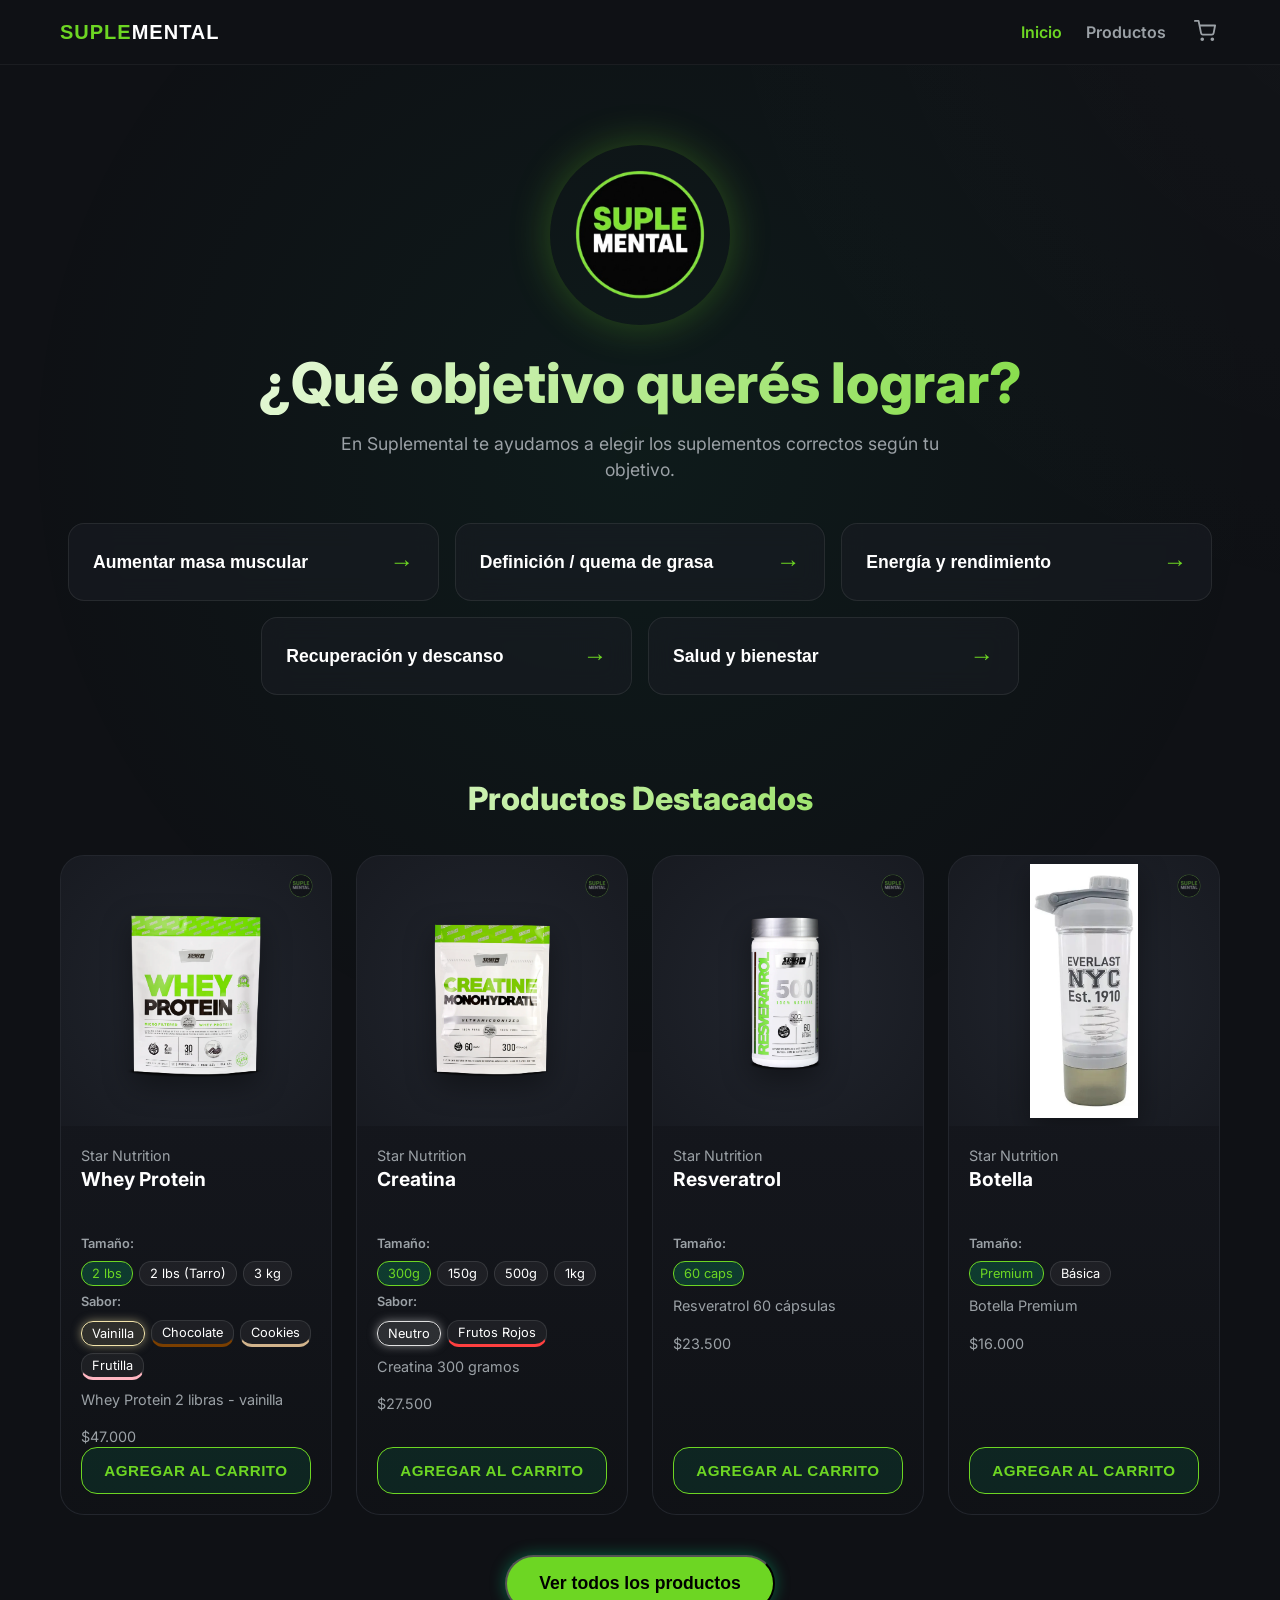
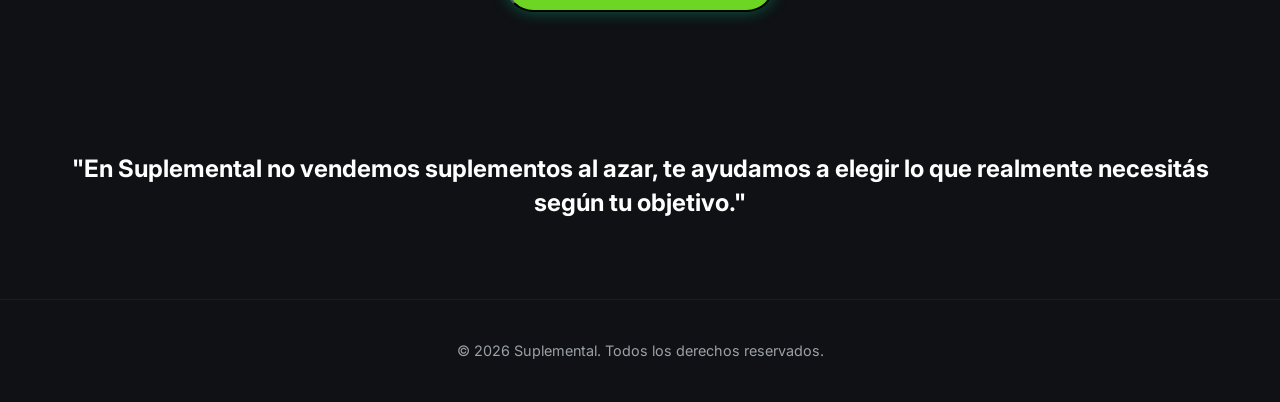
<file: suplemental-landing/index.html>
<!DOCTYPE html>
<html lang="es">
<head>
    <meta charset="UTF-8">
    <meta name="viewport" content="width=device-width, initial-scale=1.0, maximum-scale=1.0, user-scalable=no">
    <meta name="description" content="Suplemental te ayuda a elegir los suplementos correctos según tu objetivo personal.">
    <title>Suplemental | Alcanza tu Objetivo</title>
    <link href="https://fonts.googleapis.com/css2?family=Inter:wght@400;500;700;800&display=swap" rel="stylesheet">
    <link rel="stylesheet" href="css/main.css">
</head>
<body>
    
    <nav class="navbar">
        <div class="container nav-container">
            <button id="logo-home-btn" class="logo" aria-label="Ir al inicio"><span class="logo-suple">SUPLE</span><span class="logo-mental">MENTAL</span></button>
            <ul class="nav-links">
                <li><a href="#" id="link-home" class="active">Inicio</a></li>
                <li><a href="#" id="link-products">Productos</a></li>
                <li>
                    <button id="cart-toggle-btn" class="cart-btn" aria-label="Abrir carrito">
                        <svg xmlns="http://www.w3.org/2000/svg" width="22" height="22" viewBox="0 0 24 24" fill="none" stroke="currentColor" stroke-width="2" stroke-linecap="round" stroke-linejoin="round" class="cart-icon"><circle cx="9" cy="21" r="1"></circle><circle cx="20" cy="21" r="1"></circle><path d="M1 1h4l2.68 13.39a2 2 0 0 0 2 1.61h9.72a2 2 0 0 0 2-1.61L23 6H6"></path></svg>
                        <span id="cart-badge" class="cart-badge" style="display: none;">0</span>
                    </button>
                </li>
            </ul>
        </div>
    </nav>

    <main id="app-container">
        
        <!-- HOME VIEW -->
        <section id="view-home" class="view active">
            
            <header class="hero">
                <div class="container">
                    <div class="hero-logo-wrapper">
                        <img src="img/Logos/logo sup.webp" alt="Suplemental Logo" class="hero-logo">
                    </div>
                    <h1 class="hero-title">¿Qué objetivo querés lograr?</h1>
                    <p class="hero-subtitle">En Suplemental te ayudamos a elegir los suplementos correctos según tu objetivo.</p>
                </div>
            </header>

            <section class="objectives-section">
                <div class="container">
                    <div class="objectives-grid">
                        <button class="card-objective" data-target="masa">
                            <div class="card-content">
                                <h3>Aumentar masa muscular</h3>
                                <div class="card-arrow">→</div>
                            </div>
                        </button>
                        <button class="card-objective" data-target="definicion">
                            <div class="card-content">
                                <h3>Definición / quema de grasa</h3>
                                <div class="card-arrow">→</div>
                            </div>
                        </button>
                        <button class="card-objective" data-target="energia">
                            <div class="card-content">
                                <h3>Energía y rendimiento</h3>
                                <div class="card-arrow">→</div>
                            </div>
                        </button>
                        <button class="card-objective" data-target="recuperacion">
                            <div class="card-content">
                                <h3>Recuperación y descanso</h3>
                                <div class="card-arrow">→</div>
                            </div>
                        </button>
                        <button class="card-objective" data-target="salud">
                            <div class="card-content">
                                <h3>Salud y bienestar</h3>
                                <div class="card-arrow">→</div>
                            </div>
                        </button>
                    </div>
                </div>
            </section>

            <!-- Premium Product Showcase -->
            <section class="products-showcase">
                <div class="container">
                    <h2 class="showcase-title">Productos Destacados</h2>
                    <div class="products-grid">
                        <div class="product-card">
                            <div class="product-img-wrapper">
                                <img src="img/todas/A012.webp" alt="Whey Protein 7900 Vainilla">
                            </div>
                            <div class="product-info">
                                <h3>Whey Protein 7900</h3>
                                <p>Proteína de suero ideal para recuperación y masa muscular.</p>
                            </div>
                        </div>
                        <div class="product-card">
                            <div class="product-img-wrapper">
                                <img src="img/todas/A001.webp" alt="Creatina Monohidratada">
                            </div>
                            <div class="product-info">
                                <h3>Creatina Pura</h3>
                                <p>Aumenta tu fuerza, potencia y rendimiento en cada entrenamiento.</p>
                            </div>
                        </div>
                        <div class="product-card">
                            <div class="product-img-wrapper">
                                <img src="img/todas/A027.webp" alt="Resveratrol 500">
                            </div>
                            <div class="product-info">
                                <h3>Resveratrol 500</h3>
                                <p>Antioxidante premium para soporte y bienestar general diario.</p>
                            </div>
                        </div>
                        <div class="product-card">
                            <div class="product-img-wrapper">
                                <img src="img/Accesorios/A029(1).webp" alt="Botella Premium">
                            </div>
                            <div class="product-info">
                                <h3>Botella Premium</h3>
                                <p>La compañía perfecta y resistente para tu hidratación diaria.</p>
                            </div>
                        </div>
                    </div>
                    
                    <div style="text-align: center; margin-top: 40px;">
                        <button id="btn-view-all" class="btn-cta" style="animation: none;">Ver todos los productos</button>
                    </div>
                </div>
            </section>

            <!-- Brand Concept -->
            <section class="concept-section">
                <div class="container">
                    <h2 class="concept-message">"En Suplemental no vendemos suplementos al azar, te ayudamos a elegir lo que realmente necesitás según tu objetivo."</h2>
                </div>
            </section>

        </section>

        <!-- DYNAMIC OBJECTIVE VIEW -->
        <section id="view-objective" class="view">
            <div class="container">
                <button class="btn-back" id="btn-back">
                    <span class="icon">←</span> Volver a objetivos
                </button>
                
                <div id="objective-dynamic-content" class="objective-content">
                    <!-- Javascript will inject the content here -->
                </div>
            </div>
        </section>

        <!-- PRODUCTS VIEW -->
        <section id="view-products" class="view">
            <div class="container">
                <header class="products-header">
                    <h2>Catálogo de Productos</h2>
                    <p>Encuentra todo lo que necesitas para tu entrenamiento</p>
                </header>

                <div class="filters-container">
                    <p class="filters-hint">¿Buscás algo en particular? Filtrá por marca o categoría.</p>

                    <div class="dropdowns-row">
                        <!-- Brand Dropdown -->
                        <div class="custom-dropdown" id="brand-dropdown">
                            <button class="dropdown-toggle" id="brand-toggle">
                                <span class="dropdown-label">Marca</span>
                                <span class="dropdown-value" id="brand-value">Todas</span>
                                <span class="dropdown-arrow">▾</span>
                            </button>
                            <div class="dropdown-menu" id="brand-menu">
                                <button class="dropdown-item active" data-filter="all" data-group="brand"><span>Todas</span></button>
                                <button class="dropdown-item" data-filter="Star Nutrition" data-group="brand">
                                    <img src="img/Logos/logo-STARNUTRITION.webp" alt="Star Nutrition" class="brand-logo-img">
                                </button>
                                <button class="dropdown-item" data-filter="Body Advance" data-group="brand">
                                    <img src="img/Logos/body-advance-logo.png" alt="Body Advance" class="brand-logo-img">
                                </button>
                            </div>
                        </div>

                        <!-- Category Dropdown -->
                        <div class="custom-dropdown" id="category-dropdown">
                            <button class="dropdown-toggle" id="category-toggle">
                                <span class="dropdown-label">Categoría</span>
                                <span class="dropdown-value" id="category-value">Todas</span>
                                <span class="dropdown-arrow">▾</span>
                            </button>
                            <div class="dropdown-menu" id="category-menu">
                                <button class="dropdown-item active" data-filter="all" data-group="category"><span>Todas</span></button>
                                <button class="dropdown-item" data-filter="proteina" data-group="category"><span>💪 Proteínas</span></button>
                                <button class="dropdown-item" data-filter="creatina" data-group="category"><span>🔬 Creatinas</span></button>
                                <button class="dropdown-item" data-filter="aminoacidos" data-group="category"><span>🔗 Aminoácidos</span></button>
                                <button class="dropdown-item" data-filter="energia" data-group="category"><span>⚡ Energía / Pre-entreno</span></button>
                                <button class="dropdown-item" data-filter="salud" data-group="category"><span>🫀 Salud / Bienestar</span></button>
                                <button class="dropdown-item" data-filter="accesorios" data-group="category"><span>🎽 Accesorios</span></button>
                            </div>
                        </div>
                    </div>

                    <!-- Hidden filter buttons for JS compatibility -->
                    <div id="brand-filters" style="display:none">
                        <button class="filter-btn active" data-filter="all"></button>
                        <button class="filter-btn" data-filter="Star Nutrition"></button>
                        <button class="filter-btn" data-filter="Body Advance"></button>
                    </div>
                    <div id="category-filters" style="display:none">
                        <button class="filter-btn active" data-filter="all"></button>
                        <button class="filter-btn" data-filter="proteina"></button>
                        <button class="filter-btn" data-filter="creatina"></button>
                        <button class="filter-btn" data-filter="aminoacidos"></button>
                        <button class="filter-btn" data-filter="energia"></button>
                        <button class="filter-btn" data-filter="salud"></button>
                        <button class="filter-btn" data-filter="accesorios"></button>
                    </div>
                </div>

                <!-- Products Grid -->
                <div id="catalog-grid" class="products-grid catalog-mode">
                    <!-- Javascript will inject the product cards here -->
                </div>
            </div>
        </section>

    </main>

    <!-- SHOPPING CART DRAWER -->
    <div id="cart-overlay" class="cart-overlay"></div>
    <aside id="cart-drawer" class="cart-drawer">
        <div class="cart-header">
            <h2>Tu Carrito</h2>
            <button id="close-cart-btn" class="close-cart-btn" aria-label="Cerrar carrito">&times;</button>
        </div>
        
        <div id="cart-items-container" class="cart-items">
            <!-- Items injected by JS -->
            <div class="cart-empty">
                <p>Tu carrito está vacío.</p>
                <button class="btn-cta btn-small" id="btn-start-shopping">Ver productos</button>
            </div>
        </div>

        <div class="cart-footer">
            <div class="cart-summary">
                <span>Total estimado:</span>
                <span id="cart-total" class="cart-total-price">$0</span>
            </div>
            <button id="btn-checkout" class="btn-checkout" disabled>
                <svg xmlns="http://www.w3.org/2000/svg" width="20" height="20" viewBox="0 0 24 24" fill="none" stroke="currentColor" stroke-width="2" stroke-linecap="round" stroke-linejoin="round" style="margin-right: 8px;"><path d="M22 16.92v3a2 2 0 0 1-2.18 2 19.79 19.79 0 0 1-8.63-3.07 19.5 19.5 0 0 1-6-6 19.79 19.79 0 0 1-3.07-8.67A2 2 0 0 1 4.11 2h3a2 2 0 0 1 2 1.72 12.84 12.84 0 0 0 .7 2.81 2 2 0 0 1-.45 2.11L8.09 9.91a16 16 0 0 0 6 6l1.27-1.27a2 2 0 0 1 2.11-.45 12.84 12.84 0 0 0 2.81.7A2 2 0 0 1 22 16.92z"></path></svg>
                Comprar por WhatsApp
            </button>
        </div>
    </aside>

    <footer class="footer">
        <div class="container">
            <p>&copy; 2026 Suplemental. Todos los derechos reservados.</p>
        </div>
    </footer>

    <script src="js/data.js"></script>
    <script src="js/app.js"></script>
</body>
</html>
</file>
<file: suplemental-landing/css/main.css>
/* ==========================================================================
   CSS Variables & Settings
   ========================================================================== */
:root {
  /* Colors - Premium Dark Theme with Vibrant Accents */
  --bg-dark: #0f1115;
  --bg-surface: #1a1d24;
  --bg-surface-hover: #232730;
  
  --primary-accent: #6dd623;   /* Suplemental logo lime green */
  --primary-hover: #7ee62e;
  
  --text-main: #ffffff;
  --text-secondary: #9ba1a6;
  
  /* Typography */
  --font-family: 'Inter', system-ui, -apple-system, sans-serif;
  
  /* Layout & Spacing */
  --radius-sm: 8px;
  --radius-md: 16px;
  --radius-lg: 24px;
  --transition-speed: 0.3s;
}

/* ==========================================================================
   Reset & Base
   ========================================================================== */
* {
  margin: 0;
  padding: 0;
  box-sizing: border-box;
  -webkit-tap-highlight-color: transparent; /* Remove blue highlight on mobile */
}

html {
  scroll-behavior: smooth;
}

body {
  font-family: var(--font-family);
  background-color: var(--bg-dark);
  color: var(--text-main);
  line-height: 1.5;
  overflow-x: hidden;
  position: relative;
}

body::before {
  content: '';
  position: fixed;
  top: -50%;
  left: -50%;
  width: 200%;
  height: 200%;
  background: radial-gradient(circle at 50% 50%, rgba(0, 208, 132, 0.05) 0%, transparent 40%),
              radial-gradient(circle at 80% 20%, rgba(255, 255, 255, 0.02) 0%, transparent 30%);
  z-index: -1;
  pointer-events: none;
  animation: bgPulse 15s ease-in-out infinite alternate;
}

@keyframes bgPulse {
  0% { transform: scale(1) translateY(0); }
  100% { transform: scale(1.1) translateY(-2%); }
}

.container {
  width: 100%;
  max-width: 1200px;
  margin: 0 auto;
  padding: 0 20px;
}

.navbar {
  padding: 20px 0;
  top: 0;
  z-index: 100;
  background-color: var(--bg-dark);
  border-bottom: 1px solid rgba(255, 255, 255, 0.05);
  position: sticky;
}

.nav-container {
  display: flex;
  justify-content: space-between;
  align-items: center;
}

.logo {
  display: flex;
  align-items: center;
  font-size: 1.25rem;
  font-weight: 800;
  letter-spacing: 1px;
  cursor: pointer;
  background: none;
  border: none;
  padding: 0;
}

.logo-suple {
  color: var(--primary-accent);
}

.logo-mental {
  color: var(--text-main);
}

.logo-img {
  height: 44px;
  width: auto;
  display: block;
}

/* Hero Logo */
.hero-logo-wrapper {
  display: flex;
  justify-content: center;
  margin-bottom: 28px;
}

.hero-logo {
  width: 180px;
  height: 180px;
  border-radius: 50%;
  object-fit: cover;
  box-shadow: 0 0 40px rgba(109, 214, 35, 0.3);
}

.nav-links {
  list-style: none;
  display: flex;
  gap: 24px;
}

.nav-links a {
  color: var(--text-secondary);
  text-decoration: none;
  font-weight: 600;
  font-size: 1rem;
  transition: color var(--transition-speed);
}

.nav-links a:hover,
.nav-links a.active {
  color: var(--primary-accent);
}

/* ==========================================================================
   View Management (SPA logic)
   ========================================================================== */
.view {
  display: none;
  opacity: 0;
  transition: opacity var(--transition-speed) ease-in-out;
}

.view.active {
  display: block;
  opacity: 1;
}

/* ==========================================================================
   Hero Section
   ========================================================================== */
.hero {
  padding: 80px 0 40px;
}

.hero-title {
  font-size: 2.5rem;
  font-weight: 800;
  line-height: 1.1;
  margin-bottom: 16px;
  text-align: center;
  background: linear-gradient(135deg, #ffffff 0%, var(--primary-accent) 100%);
  -webkit-background-clip: text;
  background-clip: text;
  -webkit-text-fill-color: transparent;
  color: transparent;
}

.hero-subtitle {
  font-size: 1.1rem;
  color: var(--text-secondary);
  max-width: 600px;
  text-align: center;
  margin-left: auto;
  margin-right: auto;
}

/* ==========================================================================
   Objectives Cards
   ========================================================================== */
.objectives-grid {
  display: flex;
  flex-direction: column;
  gap: 16px;
  margin-bottom: 40px;
}

.card-objective {
  background-color: rgba(26, 29, 36, 0.6);
  backdrop-filter: blur(12px);
  -webkit-backdrop-filter: blur(12px);
  border: 1px solid rgba(255, 255, 255, 0.08);
  border-radius: var(--radius-md);
  padding: 24px;
  text-align: left;
  cursor: pointer;
  transition: transform var(--transition-speed), background-color var(--transition-speed), border-color var(--transition-speed), box-shadow var(--transition-speed);
  color: var(--text-main);
  display: block;
  width: 100%;
  position: relative;
  overflow: hidden;
}

.card-objective::after {
  content: '';
  position: absolute;
  top: 0;
  left: -100%;
  width: 50%;
  height: 100%;
  background: linear-gradient(90deg, transparent, rgba(255,255,255,0.03), transparent);
  transform: skewX(-20deg);
  transition: 0.6s;
}

.card-objective:hover::after {
  left: 200%;
}

.card-objective:hover {
  background-color: rgba(35, 39, 48, 0.8);
  border-color: rgba(0, 208, 132, 0.4);
  box-shadow: 0 8px 32px rgba(0, 208, 132, 0.15);
}

.card-objective:active {
  transform: scale(0.98);
}

.card-content {
  display: flex;
  justify-content: space-between;
  align-items: center;
}

.card-content h3 {
  font-size: 1.1rem;
  font-weight: 600;
}

.card-arrow {
  color: var(--primary-accent);
  font-size: 1.5rem;
  font-weight: bold;
  transition: transform 0.2s;
}

/* Desktop Hover */
@media (min-width: 768px) {
  .card-objective:hover {
    transform: translateY(-4px);
  }
  
  .card-objective:hover .card-arrow {
    transform: translateX(4px);
  }
}

/* ==========================================================================
   Products Showcase
   ========================================================================== */
.products-showcase {
  margin: 60px 0;
  text-align: center;
}

.showcase-title {
  font-size: 2rem;
  font-weight: 800;
  margin-bottom: 32px;
  background: linear-gradient(135deg, #ffffff 0%, var(--primary-accent) 100%);
  -webkit-background-clip: text;
  background-clip: text;
  -webkit-text-fill-color: transparent;
  color: transparent;
}

.products-grid {
  display: grid;
  grid-template-columns: 1fr;
  gap: 32px;
}

.product-card {
  background: var(--bg-surface);
  border: 1px solid rgba(255, 255, 255, 0.04);
  border-radius: var(--radius-lg);
  overflow: hidden;
  transition: all 0.4s cubic-bezier(0.175, 0.885, 0.32, 1.275);
  display: flex;
  flex-direction: column;
  position: relative;
}

.product-card:hover {
  transform: translateY(-6px);
  border-color: rgba(0, 208, 132, 0.3);
  box-shadow: 0 12px 30px rgba(0, 0, 0, 0.4), 0 0 20px rgba(0, 208, 132, 0.1);
}

.product-img-wrapper {
  width: 100%;
  aspect-ratio: 1;
  background: radial-gradient(circle at center, rgba(35, 39, 48, 0.8) 0%, rgba(20, 22, 28, 0.4) 100%);
  display: flex;
  align-items: center;
  justify-content: center;
  padding: 8px;
  position: relative;
  overflow: hidden;
}

.product-img-wrapper::before {
  content: '';
  position: absolute;
  width: 150px;
  height: 150px;
  background: rgba(0, 208, 132, 0.15);
  filter: blur(40px);
  z-index: 0;
  border-radius: 50%;
  opacity: 0;
  transition: opacity 0.5s ease;
}

.product-card:hover .product-img-wrapper::before {
  opacity: 1;
}

.product-img-wrapper img {
  width: 100%;
  height: 100%;
  object-fit: contain;
  filter: drop-shadow(0 10px 15px rgba(0,0,0,0.4));
  transition: transform 0.5s cubic-bezier(0.175, 0.885, 0.32, 1.275);
  z-index: 1;
}

.product-card:hover .product-img-wrapper img {
  transform: scale(1.08) translateY(-4px);
}

.product-info {
  padding: 20px;
  text-align: left;
  flex-grow: 1;
  display: flex;
  flex-direction: column;
  background: linear-gradient(180deg, rgba(20, 22, 28, 0.95) 0%, rgba(15, 17, 21, 0.95) 100%);
}

.product-info h3 {
  font-size: 1.2rem;
  margin-bottom: 12px;
  color: var(--text-main);
  font-weight: 700;
  line-height: 1.3;
  display: -webkit-box;
  -webkit-line-clamp: 2;
  line-clamp: 2;
  -webkit-box-orient: vertical;
  overflow: hidden;
  min-height: 3.1rem;
}

.product-info p {
  color: var(--text-secondary);
  font-size: 0.9rem;
  line-height: 1.4;
}

/* ==========================================================================
   Brand Concept
   ========================================================================== */
.concept-section {
  padding: 60px 0 80px;
  text-align: center;
}

.concept-message {
  font-size: 1.5rem;
  font-weight: 700;
  line-height: 1.4;
  color: var(--text-main);
}

/* ==========================================================================
   Footer
   ========================================================================== */
.footer {
  padding: 40px 0;
  text-align: center;
  color: var(--text-secondary);
  font-size: 0.9rem;
  border-top: 1px solid rgba(255, 255, 255, 0.05);
}

/* ==========================================================================
   Objective Dynamic View Area
   ========================================================================== */
#view-objective {
  padding: 40px 0;
}

.btn-back {
  background: none;
  border: none;
  color: var(--text-secondary);
  font-family: var(--font-family);
  font-size: 1rem;
  font-weight: 600;
  cursor: pointer;
  display: flex;
  align-items: center;
  gap: 8px;
  margin-bottom: 32px;
  transition: color var(--transition-speed);
}

.btn-back:hover {
  color: var(--text-main);
}

.objective-header h2 {
  font-size: 2rem;
  font-weight: 800;
  color: var(--primary-accent);
  margin-bottom: 24px;
}

.objective-problem {
  background-color: rgba(255, 255, 255, 0.03);
  border-left: 4px solid var(--text-secondary);
  padding: 16px 24px;
  border-radius: 0 var(--radius-sm) var(--radius-sm) 0;
  margin-bottom: 32px;
  font-size: 1.1rem;
}

.objective-offer h3 {
  font-size: 1.5rem;
  margin-bottom: 16px;
}

.sup-list {
  list-style: none;
  margin-bottom: 40px;
}

.sup-item {
  background-color: var(--bg-surface);
  margin-bottom: 12px;
  padding: 16px;
  border-radius: var(--radius-sm);
  border: 1px solid rgba(255,255,255,0.05);
}

.sup-item strong {
  color: var(--primary-accent);
}

/* ==========================================================================
   Combo Section
   ========================================================================== */
.objective-combo {
  background: linear-gradient(135deg, rgba(0, 208, 132, 0.1) 0%, rgba(0, 0, 0, 0) 100%);
  border: 1px solid rgba(0, 208, 132, 0.3);
  border-radius: var(--radius-md);
  padding: 32px;
  text-align: center;
  position: relative;
  overflow: hidden;
}

.combo-badge {
  display: inline-block;
  background-color: var(--primary-accent);
  color: #000;
  font-size: 0.8rem;
  font-weight: 800;
  text-transform: uppercase;
  padding: 4px 12px;
  border-radius: 20px;
  margin-bottom: 16px;
}

.objective-combo h3 {
  font-size: 1.8rem;
  margin-bottom: 16px;
}

.combo-desc {
  font-size: 1.1rem;
  margin-bottom: 12px;
  color: var(--text-main);
}

.combo-explanation {
  color: var(--text-secondary);
  margin-bottom: 32px;
  font-size: 0.95rem;
}

.btn-cta {
  display: inline-block;
  background-color: var(--primary-accent);
  color: #000;
  font-weight: 800;
  font-size: 1.1rem;
  text-decoration: none;
  padding: 16px 32px;
  border-radius: 30px;
  transition: transform 0.2s, box-shadow 0.2s, background-color 0.2s;
  cursor: pointer;
  box-shadow: 0 0 15px rgba(0, 208, 132, 0.4);
  animation: pulseButton 2s infinite;
}

@keyframes pulseButton {
  0% { box-shadow: 0 0 0 0 rgba(0, 208, 132, 0.4); }
  70% { box-shadow: 0 0 0 15px rgba(0, 208, 132, 0); }
  100% { box-shadow: 0 0 0 0 rgba(0, 208, 132, 0); }
}

.btn-cta:hover {
  background-color: var(--primary-hover);
  transform: translateY(-2px);
  animation: none;
  box-shadow: 0 6px 20px rgba(0, 208, 132, 0.6);
}

.btn-cta:active {
  transform: translateY(0);
}

/* ==========================================================================
   Products Catalog View
   ========================================================================== */
#view-products {
  padding: 40px 0;
}

.products-header {
  text-align: center;
  margin-bottom: 40px;
}

.products-header h2 {
  font-size: 2.5rem;
  font-weight: 800;
  color: var(--primary-accent);
  margin-bottom: 12px;
}

.products-header p {
  color: var(--text-secondary);
  font-size: 1.1rem;
}

/* --- Filters --- */
.filters-container {
  background-color: rgba(26, 29, 36, 0.9);
  border: 1px solid rgba(255, 255, 255, 0.08);
  border-radius: var(--radius-md);
  padding: 20px;
  margin-bottom: 40px;
  display: flex;
  flex-direction: column;
  gap: 16px;
  overflow: visible;
}

.filters-hint {
  font-size: 0.88rem;
  color: var(--text-secondary);
  margin: 0;
  text-align: center;
}

.dropdowns-row {
  display: flex;
  flex-direction: column;
  gap: 12px;
}

/* Custom Dropdown */
.custom-dropdown {
  position: relative;
  flex: 1;
}

.dropdown-toggle {
  width: 100%;
  background: rgba(255, 255, 255, 0.04);
  border: 1px solid rgba(255, 255, 255, 0.1);
  border-radius: 12px;
  padding: 12px 16px;
  cursor: pointer;
  display: flex;
  align-items: center;
  gap: 8px;
  transition: all 0.3s ease;
  font-family: var(--font-family);
}

.dropdown-toggle:hover,
.custom-dropdown.open .dropdown-toggle {
  border-color: var(--primary-accent);
  background: rgba(109, 214, 35, 0.06);
}

.dropdown-label {
  font-size: 0.7rem;
  font-weight: 700;
  color: var(--primary-accent);
  text-transform: uppercase;
  letter-spacing: 0.5px;
  white-space: nowrap;
}

.dropdown-value {
  flex: 1;
  min-width: 0;
  font-size: 0.9rem;
  font-weight: 600;
  color: var(--text-main);
  text-align: left;
  white-space: nowrap;
  overflow: hidden;
  text-overflow: ellipsis;
}

.dropdown-arrow {
  color: var(--text-secondary);
  font-size: 0.85rem;
  transition: transform 0.3s ease;
}

.custom-dropdown.open .dropdown-arrow {
  transform: rotate(180deg);
}

.dropdown-menu {
  position: absolute;
  top: calc(100% + 6px);
  left: 0;
  right: 0;
  background: rgba(22, 25, 32, 0.98);
  backdrop-filter: blur(16px);
  border: 1px solid rgba(255, 255, 255, 0.1);
  border-radius: 12px;
  overflow: hidden;
  z-index: 9999;
  max-height: 0;
  opacity: 0;
  pointer-events: none;
  transition: max-height 0.35s ease, opacity 0.25s ease;
  box-shadow: 0 12px 30px rgba(0, 0, 0, 0.5);
}

.custom-dropdown.open .dropdown-menu {
  max-height: 400px;
  opacity: 1;
  pointer-events: all;
}

.dropdown-item {
  width: 100%;
  background: transparent;
  border: none;
  border-bottom: 1px solid rgba(255, 255, 255, 0.05);
  padding: 12px 16px;
  cursor: pointer;
  display: flex;
  align-items: center;
  transition: background 0.2s ease;
  font-family: var(--font-family);
  min-height: 48px;
}

.dropdown-item:last-child { border-bottom: none; }

.dropdown-item:hover { background: rgba(255, 255, 255, 0.05); }

.dropdown-item.active { background: rgba(109, 214, 35, 0.08); }

.dropdown-item span {
  font-size: 0.9rem;
  color: var(--text-main);
  font-weight: 500;
}

.dropdown-item.active span {
  color: var(--primary-accent);
  font-weight: 700;
}

.dropdown-item .brand-logo-img {
  height: 22px;
  width: auto;
  filter: brightness(0) invert(1);
  opacity: 0.75;
}

.dropdown-item.active .brand-logo-img {
  filter: brightness(0) saturate(100%) invert(74%) sepia(43%) saturate(623%) hue-rotate(51deg) brightness(106%) contrast(101%);
  opacity: 1;
}

/* Keep old filter-btn classes (used by hidden elements for JS compat) */
.filter-btn { display: none; }
.filter-group, .filter-label, .filter-buttons { display: none; }


.filter-btn {
  background-color: rgba(255, 255, 255, 0.03);
  border: 1px solid rgba(255, 255, 255, 0.08);
  color: var(--text-secondary);
  padding: 8px 18px;
  border-radius: 24px;
  font-family: var(--font-family);
  font-size: 0.9rem;
  font-weight: 600;
  cursor: pointer;
  transition: all 0.3s cubic-bezier(0.175, 0.885, 0.32, 1.275);
  position: relative;
  overflow: hidden;
}

.filter-btn::before {
  content: '';
  position: absolute;
  top: 0;
  left: 0;
  width: 100%;
  height: 100%;
  background: var(--primary-accent);
  opacity: 0;
  transform: scaleX(0);
  transform-origin: left;
  transition: transform 0.4s ease, opacity 0.4s ease;
  z-index: 0;
}

.filter-btn span {
  position: relative;
  z-index: 1;
}

.filter-btn:hover {
  background-color: rgba(255, 255, 255, 0.08);
  color: var(--text-main);
  transform: translateY(-2px);
  box-shadow: 0 4px 12px rgba(0, 0, 0, 0.2);
}

.filter-btn.active {
  background-color: transparent;
  border-color: var(--primary-accent);
  color: #000;
  transform: translateY(-2px);
  box-shadow: 0 6px 16px rgba(0, 208, 132, 0.3);
}

.filter-btn.active::before {
  opacity: 1;
  transform: scaleX(1);
}

/* --- Brand Logo Filter Buttons --- */
.brand-logo-filters {
  align-items: center;
  gap: 12px;
}

.filter-btn-logo {
  background-color: rgba(255, 255, 255, 0.05);
  border: 2px solid rgba(255, 255, 255, 0.08);
  border-radius: 12px;
  padding: 8px 16px;
  cursor: pointer;
  transition: all 0.3s ease;
  display: flex;
  align-items: center;
  justify-content: center;
  height: 48px;
  min-width: 60px;
}

.filter-btn-logo span {
  color: var(--text-secondary);
  font-family: var(--font-family);
  font-size: 0.9rem;
  font-weight: 600;
}

.brand-logo-img {
  height: 28px;
  width: auto;
  object-fit: contain;
  filter: brightness(0) invert(1);
  opacity: 0.7;
  transition: opacity 0.3s ease, filter 0.3s ease;
}

.filter-btn-logo:hover {
  background-color: rgba(255, 255, 255, 0.1);
  border-color: rgba(255, 255, 255, 0.2);
  transform: translateY(-2px);
}

.filter-btn-logo:hover .brand-logo-img {
  opacity: 1;
}

.filter-btn-logo.active {
  background-color: rgba(109, 214, 35, 0.08);
  border-color: var(--primary-accent);
  box-shadow: 0 0 14px rgba(109, 214, 35, 0.2);
  transform: translateY(-2px);
}

.filter-btn-logo.active span {
  color: var(--primary-accent);
}

.filter-btn-logo.active .brand-logo-img {
  filter: brightness(0) saturate(100%) invert(74%) sepia(43%) saturate(623%) hue-rotate(51deg) brightness(106%) contrast(101%);
  opacity: 1;
}

/* --- Catalog Grid Modifications --- */

.products-grid.single-product {
  grid-template-columns: 1fr;
  max-width: 420px;
  margin-left: auto;
  margin-right: auto;
}

.catalog-mode .product-card .price {
  font-size: 1.4rem;
  font-weight: 800;
  color: var(--text-main);
  margin-top: 12px;
  margin-bottom: 20px;
  display: flex;
  align-items: center;
}

.catalog-mode .product-card .price::before {
  content: '';
  display: block;
  width: 10px;
  height: 10px;
  background-color: var(--primary-accent);
  border-radius: 50%;
  margin-right: 8px;
  box-shadow: 0 0 8px var(--primary-accent);
}

.catalog-mode .product-card .brand {
  font-size: 0.75rem;
  text-transform: uppercase;
  letter-spacing: 1.5px;
  color: var(--primary-accent);
  font-weight: 700;
  margin-bottom: 6px;
  opacity: 0.9;
  white-space: nowrap;
  overflow: hidden;
  text-overflow: ellipsis;
  min-height: 18px;
}

.no-results {
  text-align: center;
  padding: 60px 0;
  color: var(--text-secondary);
  font-size: 1.2rem;
  width: 100%;
  grid-column: 1 / -1;
}

/* --- Variant Selectors & Buy Button --- */
.variant-selectors {
  margin: 6px 0;
  display: flex;
  flex-direction: column;
  gap: 6px;
  min-height: 52px;
}

.selector-group {
  display: flex;
  flex-wrap: wrap;
  gap: 6px;
  align-items: center;
}

.selector-label {
  font-size: 0.8rem;
  color: var(--text-secondary);
  font-weight: 600;
  width: 100%;
  margin-bottom: 2px;
}

.chip {
  background-color: rgba(255, 255, 255, 0.05);
  border: 1px solid rgba(255, 255, 255, 0.1);
  color: var(--text-main);
  padding: 4px 10px;
  border-radius: 12px;
  font-size: 0.8rem;
  cursor: pointer;
  transition: all 0.2s;
  font-family: var(--font-family);
}

.chip:not(.disabled):hover {
  background-color: rgba(255, 255, 255, 0.1);
}

.chip.active {
  background-color: rgba(0, 208, 132, 0.2);
  border-color: var(--primary-accent);
  color: var(--primary-accent);
}

.chip.disabled {
  opacity: 0.3;
  cursor: not-allowed;
}

.variant-name {
  font-size: 0.85rem;
  color: var(--text-secondary);
  margin-top: 4px;
  margin-bottom: 4px;
  min-height: 2.1rem; /* Ensure 2 lines exact height */
  display: -webkit-box;
  -webkit-line-clamp: 2;
  line-clamp: 2;
  -webkit-box-orient: vertical;
  overflow: hidden;
  line-height: 1.2;
}

.btn-buy {
  display: block;
  width: 100%;
  text-align: center;
  background-color: rgba(0, 208, 132, 0.1);
  color: var(--primary-accent);
  border: 1px solid var(--primary-accent);
  font-weight: 700;
  font-size: 0.95rem;
  text-transform: uppercase;
  letter-spacing: 0.5px;
  text-decoration: none;
  padding: 14px;
  border-radius: var(--radius-md);
  margin-top: auto;
  transition: all 0.3s ease;
}

.btn-buy:hover {
  background-color: var(--primary-accent);
  color: #000;
  transform: translateY(-2px);
  box-shadow: 0 8px 20px rgba(0, 208, 132, 0.25);
}

.product-photo {
  width: 100%;
  height: 100%;
  object-fit: contain;
}

@keyframes imgAppear {
  from { opacity: 0.5; transform: scale(0.98); }
  to { opacity: 1; transform: scale(1); }
}

.img-appear {
  animation: imgAppear 0.3s ease-out forwards;
}

/* Subtle brand logo inside card info */
.card-brand-logo {
  position: absolute;
  top: 14px;
  right: 14px;
  width: 32px;
  height: 32px;
  border-radius: 50%;
  object-fit: cover;
  opacity: 0.35;
  pointer-events: none;
  z-index: 2;
}

/* ==========================================================================
   Media Queries for Desktop
   ========================================================================== */
@media (min-width: 768px) {
  .hero-title {
    font-size: 3.5rem;
  }
  
  .objectives-grid {
    flex-direction: row;
    flex-wrap: wrap;
    justify-content: center;
  }
  
  .card-objective {
    width: calc(33.333% - 16px);
  }
  
  .products-showcase {
    margin: 80px 0;
  }

  .nav-container {
      flex-direction: row;
  }

  .products-grid {
    grid-template-columns: repeat(auto-fit, minmax(240px, 1fr));
    gap: 24px;
  }
  
  .product-card {
    min-height: 480px;
    scroll-snap-align: none;
  }
  
  .products-grid.catalog-mode {
    grid-template-columns: repeat(auto-fill, minmax(280px, 1fr));
  }

  .filter-group {
      flex-direction: row;
      align-items: center;
  }
}

/* ==========================================================================
   Shopping Cart UI
   ========================================================================== */

/* Navbar Cart Button */
.cart-btn {
  background: none;
  border: none;
  color: var(--text-secondary);
  cursor: pointer;
  position: relative;
  display: flex;
  align-items: center;
  justify-content: center;
  transition: color var(--transition-speed);
  padding: 0 4px;
}

.cart-btn:hover {
  color: var(--primary-accent);
}

.cart-badge {
  position: absolute;
  top: -8px;
  right: -8px;
  background-color: var(--primary-accent);
  color: #000;
  font-size: 0.7rem;
  font-weight: 800;
  height: 18px;
  min-width: 18px;
  border-radius: 9px;
  display: flex;
  align-items: center;
  justify-content: center;
  padding: 0 5px;
  box-shadow: 0 2px 4px rgba(0,0,0,0.5);
  animation: badgePop 0.3s cubic-bezier(0.175, 0.885, 0.32, 1.275);
}

@keyframes badgePop {
  0% { transform: scale(0); }
  100% { transform: scale(1); }
}

/* Cart Overlay */
.cart-overlay {
  position: fixed;
  top: 0;
  left: 0;
  width: 100vw;
  height: 100vh;
  background-color: rgba(10, 12, 15, 0.8);
  backdrop-filter: blur(4px);
  -webkit-backdrop-filter: blur(4px);
  z-index: 999;
  opacity: 0;
  pointer-events: none;
  transition: opacity 0.3s ease;
}

.cart-overlay.active {
  opacity: 1;
  pointer-events: all;
}

/* Cart Drawer */
.cart-drawer {
  position: fixed;
  top: 0;
  right: -100%; /* Hidden by default */
  width: 100%;
  max-width: 400px;
  height: 100vh;
  background-color: var(--bg-surface);
  box-shadow: -5px 0 30px rgba(0, 0, 0, 0.5);
  z-index: 1000;
  display: flex;
  flex-direction: column;
  transition: right 0.4s cubic-bezier(0.2, 0.8, 0.2, 1);
  border-left: 1px solid rgba(255, 255, 255, 0.05);
}

.cart-drawer.active {
  right: 0;
}

.cart-header {
  display: flex;
  align-items: center;
  justify-content: space-between;
  padding: 24px;
  border-bottom: 1px solid rgba(255, 255, 255, 0.05);
  background-color: rgba(20, 22, 28, 0.95);
}

.cart-header h2 {
  font-size: 1.4rem;
  font-weight: 700;
  color: var(--text-main);
}

.close-cart-btn {
  background: none;
  border: none;
  color: var(--text-secondary);
  font-size: 2rem;
  line-height: 1;
  cursor: pointer;
  transition: color 0.2s;
}

.close-cart-btn:hover {
  color: var(--text-main);
}

.cart-items {
  flex: 1;
  overflow-y: auto;
  padding: 24px;
  display: flex;
  flex-direction: column;
  gap: 16px;
}

.cart-items::-webkit-scrollbar {
  width: 6px;
}
.cart-items::-webkit-scrollbar-track {
  background: transparent;
}
.cart-items::-webkit-scrollbar-thumb {
  background-color: rgba(255, 255, 255, 0.1);
  border-radius: 10px;
}

.cart-empty {
  text-align: center;
  margin: auto;
  color: var(--text-secondary);
}

.cart-empty p {
  margin-bottom: 16px;
  font-size: 1.1rem;
}

.btn-small {
  padding: 10px 20px;
  font-size: 0.9rem;
}

/* Individual Cart Item */
.cart-item {
  display: flex;
  gap: 14px;
  background-color: rgba(255, 255, 255, 0.02);
  border: 1px solid rgba(255, 255, 255, 0.05);
  border-radius: var(--radius-sm);
  padding: 12px;
  position: relative;
  animation: slideInRight 0.3s ease-out;
}

.cart-item-img {
  width: 60px;
  height: 60px;
  object-fit: contain;
  background-color: rgba(35, 39, 48, 0.8);
  border-radius: var(--radius-sm);
  padding: 4px;
}

.cart-item-details {
  flex: 1;
  display: flex;
  flex-direction: column;
}

.cart-item-title {
  font-size: 0.95rem;
  font-weight: 600;
  color: var(--text-main);
  margin-bottom: 2px;
  line-height: 1.2;
  padding-right: 20px; /* Space for remove btn */
}

.cart-item-variant {
  font-size: 0.8rem;
  color: var(--text-secondary);
  margin-bottom: 8px;
}

.cart-item-price-row {
  display: flex;
  justify-content: space-between;
  align-items: center;
  margin-top: auto;
}

.cart-item-price {
  font-size: 0.95rem;
  font-weight: 700;
  color: var(--primary-accent);
}

.cart-item-price.no-price {
  font-size: 0.8rem;
}

/* Quantity Controls */
.qty-controls {
  display: flex;
  align-items: center;
  gap: 8px;
  background-color: rgba(0, 0, 0, 0.2);
  border-radius: 20px;
  padding: 2px 6px;
  border: 1px solid rgba(255, 255, 255, 0.05);
}

.qty-btn {
  background: none;
  border: none;
  color: var(--text-main);
  font-size: 1.1rem;
  font-weight: bold;
  cursor: pointer;
  width: 20px;
  height: 20px;
  display: flex;
  align-items: center;
  justify-content: center;
  transition: color 0.2s;
}

.qty-btn:hover {
  color: var(--primary-accent);
}

.qty-btn:disabled {
  color: var(--text-secondary);
  cursor: not-allowed;
  opacity: 0.5;
}

.qty-value {
  font-size: 0.9rem;
  font-weight: 600;
  min-width: 14px;
  text-align: center;
}

.remove-item-btn {
  position: absolute;
  top: 8px;
  right: 8px;
  background: none;
  border: none;
  color: var(--text-secondary);
  cursor: pointer;
  transition: color 0.2s;
  padding: 4px;
  display: flex;
  align-items: center;
  justify-content: center;
}

.remove-item-btn:hover {
  color: #ff4d4f;
}

/* Cart Footer */
.cart-footer {
  padding: 24px;
  background-color: rgba(20, 22, 28, 0.95);
  border-top: 1px solid rgba(255, 255, 255, 0.05);
  box-shadow: 0 -10px 20px rgba(0, 0, 0, 0.2);
}

.cart-summary {
  display: flex;
  justify-content: space-between;
  align-items: center;
  margin-bottom: 20px;
  font-size: 1.1rem;
  font-weight: 600;
  color: var(--text-main);
}

.cart-total-price {
  font-size: 1.4rem;
  font-weight: 800;
  color: var(--primary-accent);
}

.btn-checkout {
  width: 100%;
  background-color: var(--primary-accent);
  color: #000;
  border: none;
  padding: 16px;
  border-radius: var(--radius-md);
  font-size: 1.1rem;
  font-weight: 800;
  cursor: pointer;
  transition: all 0.3s ease;
  display: flex;
  align-items: center;
  justify-content: center;
}

.btn-checkout:not(:disabled):hover {
  background-color: var(--primary-hover);
  transform: translateY(-2px);
  box-shadow: 0 6px 20px rgba(0, 208, 132, 0.4);
}

.btn-checkout:disabled {
  background-color: rgba(255, 255, 255, 0.1);
  color: rgba(255, 255, 255, 0.3);
  cursor: not-allowed;
}
</file>
